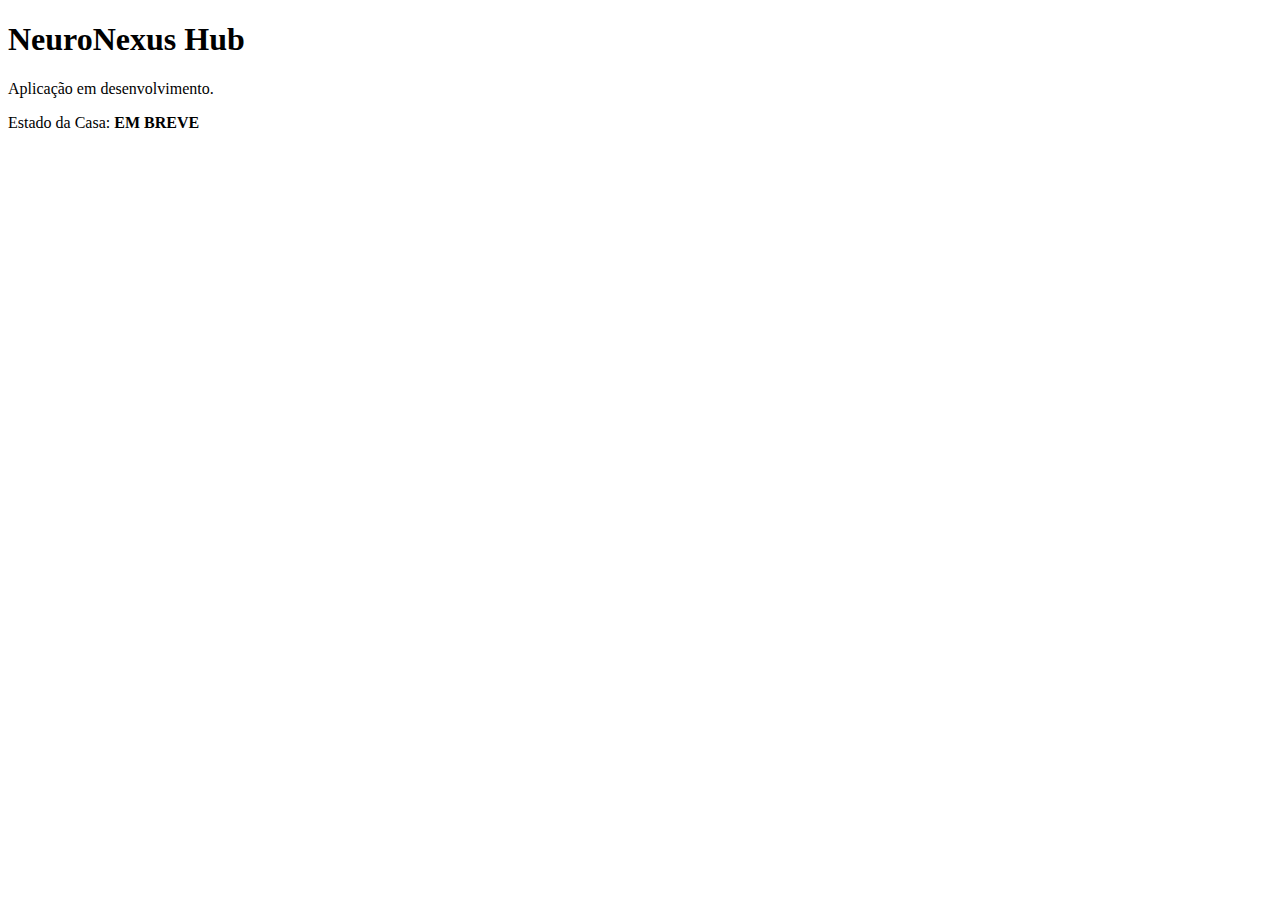
<file: index.html>
<!DOCTYPE html>
<html lang="pt-BR">
<head>
  <meta charset="UTF-8" />
  <title>NeuroNexus</title>
</head>
<body>
  <h1>NeuroNexus Hub</h1>
  <p>Aplicação em desenvolvimento.</p>
  <p>Estado da Casa: <strong>EM BREVE</strong></p>
</body>
</html>
</file>
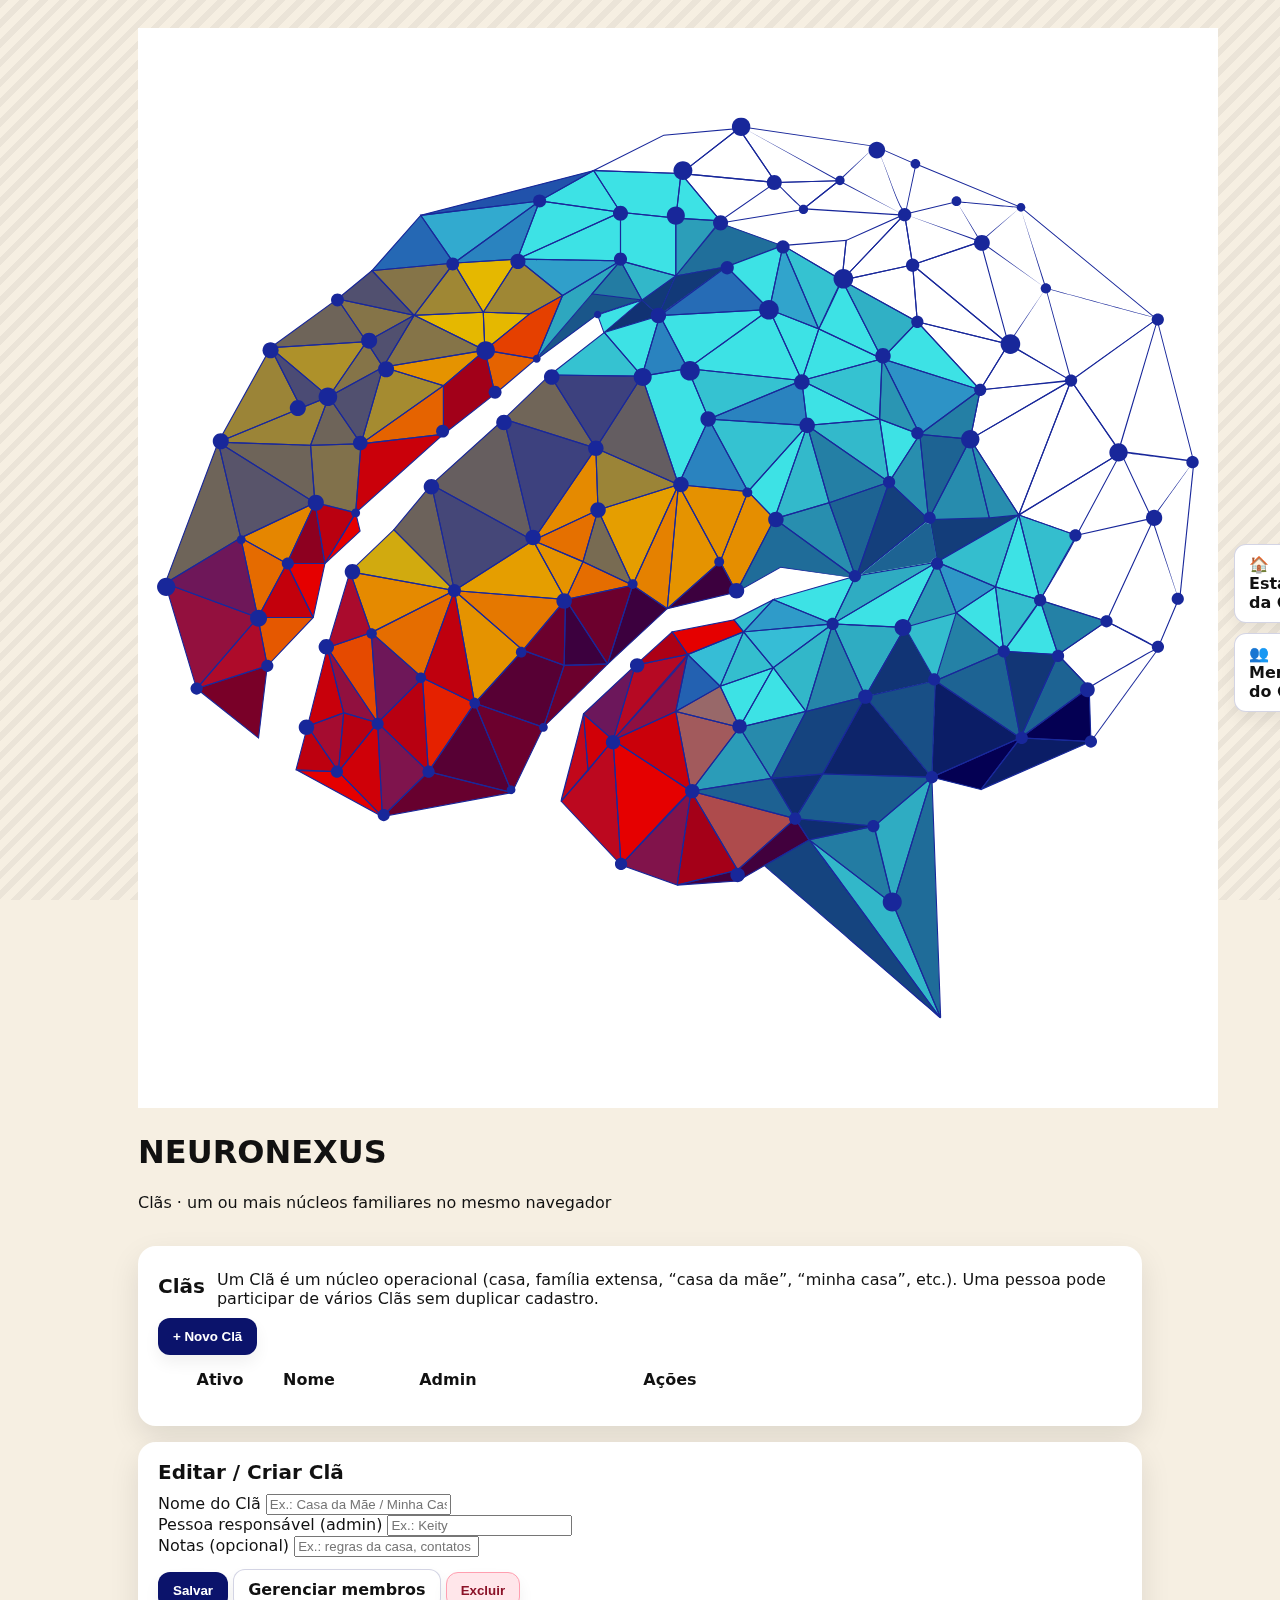
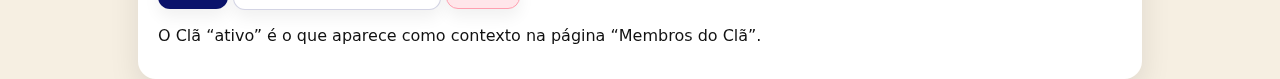
<file: clans/index.html>
<!DOCTYPE html>
<html lang="pt-BR">
<head>
  <meta charset="UTF-8" />
  <meta name="viewport" content="width=device-width, initial-scale=1" />
  <title>Clãs · NeuroNexus</title>

  <link rel="preconnect" href="https://fonts.googleapis.com">
  <link rel="preconnect" href="https://fonts.gstatic.com" crossorigin>
  <link href="https://fonts.googleapis.com/css2?family=Inter:wght@400;600;800&family=Roboto+Slab:wght@700;800&display=swap" rel="stylesheet">

  <link rel="stylesheet" href="../assets/app.css" />
</head>
<body>
  <main class="wrap">
    <header class="header">
      <div class="brandline">
        <div class="logo">
          <img src="../assets/logo.png" alt="Logo NeuroNexus" />
        </div>
        <div class="brandtext">
          <h1>NEURONEXUS</h1>
          <p>Clãs · um ou mais núcleos familiares no mesmo navegador</p>
        </div>
      </div>

      <nav class="nav">
        <a class="btn" href="../index.html">🏠 Estado da Casa</a>
        <a class="btn" href="../profiles/index.html">👥 Membros do Clã</a>
      </nav>
    </header>

    <section class="card">
      <div class="topbar">
        <div class="brand">
          <h2 style="margin:0">Clãs</h2>
          <p style="margin:6px 0 0">
            Um Clã é um núcleo operacional (casa, família extensa, “casa da mãe”, “minha casa”, etc.).
            Uma pessoa pode participar de vários Clãs sem duplicar cadastro.
          </p>
        </div>
      </div>

      <div class="row" style="margin: 10px 0 12px">
        <button class="btn primary" id="new">+ Novo Clã</button>
      </div>

      <table class="table">
        <thead>
          <tr>
            <th style="width:120px">Ativo</th>
            <th>Nome</th>
            <th style="width:220px">Admin</th>
            <th style="width:220px">Ações</th>
          </tr>
        </thead>
        <tbody id="rows"></tbody>
      </table>

      <p class="hint" id="hint"></p>
    </section>

    <section class="card" style="margin-top:16px">
      <h2>Editar / Criar Clã</h2>
      <div class="grid2" style="margin-top:10px">
        <div class="field">
          <label for="name">Nome do Clã</label>
          <input id="name" placeholder="Ex.: Casa da Mãe / Minha Casa / Família Abiáquio" />
        </div>
        <div class="field">
          <label for="admin">Pessoa responsável (admin)</label>
          <input id="admin" placeholder="Ex.: Keity" />
        </div>
        <div class="field" style="grid-column: 1 / -1">
          <label for="notes">Notas (opcional)</label>
          <input id="notes" placeholder="Ex.: regras da casa, contatos úteis, observações gerais..." />
        </div>
      </div>

      <div class="row" style="margin-top:12px">
        <button class="btn primary" id="save">Salvar</button>
        <a class="btn" id="membersLink" href="./members.html">Gerenciar membros</a>
        <button class="btn danger" id="del">Excluir</button>
      </div>

      <p class="hint">O Clã “ativo” é o que aparece como contexto na página “Membros do Clã”.</p>
    </section>
  </main>

  <script type="module">
    import {
      loadClans, upsertClan, deleteClan,
      loadActiveClanId, setActiveClanId
    } from "../assets/app.js";

    const rows = document.getElementById("rows");
    const hint = document.getElementById("hint");

    const name = document.getElementById("name");
    const admin = document.getElementById("admin");
    const notes = document.getElementById("notes");

    const btnNew = document.getElementById("new");
    const btnSave = document.getElementById("save");
    const btnDel = document.getElementById("del");
    const membersLink = document.getElementById("membersLink");

    let currentId = "";

    function escapeHtml(str){
      return String(str || "")
        .replaceAll("&","&amp;")
        .replaceAll("<","&lt;")
        .replaceAll(">","&gt;")
        .replaceAll('"',"&quot;")
        .replaceAll("'","&#039;");
    }

    function loadToForm(id){
      const clans = loadClans();
      const c = clans.find(x => x.id === id) || null;

      currentId = id || "";
      name.value = c?.name || "";
      admin.value = c?.adminName || "";
      notes.value = c?.notes || "";

      // link com query
      membersLink.href = "./members.html?clanId=" + encodeURIComponent(currentId || loadActiveClanId() || "");
    }

    function render(){
      const clans = loadClans();
      const activeId = loadActiveClanId();

      rows.innerHTML = "";

      if (!clans.length){
        rows.innerHTML = `<tr><td colspan="4">Nenhum Clã cadastrado.</td></tr>`;
        hint.textContent = "Crie um Clã para começar. Ex.: “Minha Casa” e “Casa da Mãe”.";
        loadToForm("");
        return;
      }

      clans.sort((a,b)=>{
        const ax = a.id === activeId ? 0 : 1;
        const bx = b.id === activeId ? 0 : 1;
        if (ax !== bx) return ax - bx;
        return String(a.name||"").localeCompare(String(b.name||""), "pt-BR");
      });

      for (const c of clans){
        const isActive = c.id === activeId;
        const tr = document.createElement("tr");
        tr.innerHTML = `
          <td><button class="btn ${isActive ? "primary" : ""}" data-active="${c.id}">${isActive ? "Ativo" : "Definir"}</button></td>
          <td><strong>${escapeHtml(c.name || "Sem nome")}</strong></td>
          <td>${escapeHtml(c.adminName || "—")}</td>
          <td class="row" style="gap:8px">
            <button class="btn" data-edit="${c.id}">Editar</button>
            <a class="btn" href="./members.html?clanId=${encodeURIComponent(c.id)}">Membros</a>
          </td>
        `;
        rows.appendChild(tr);
      }

      rows.querySelectorAll("[data-active]").forEach(b=>{
        b.addEventListener("click", ()=>{
          setActiveClanId(b.getAttribute("data-active"));
          render();
        });
      });

      rows.querySelectorAll("[data-edit]").forEach(b=>{
        b.addEventListener("click", ()=>{
          loadToForm(b.getAttribute("data-edit"));
        });
      });

      hint.textContent = "Tudo fica salvo apenas neste navegador (LocalStorage).";

      // auto-seleciona algo no form
      if (!currentId){
        loadToForm(activeId || clans[0].id);
      }
    }

    btnNew.addEventListener("click", ()=>{
      currentId = "";
      name.value = "";
      admin.value = "";
      notes.value = "";
      membersLink.href = "./members.html";
      name.focus();
    });

    btnSave.addEventListener("click", ()=>{
      const payload = {
        id: currentId || undefined,
        name: name.value.trim(),
        adminName: admin.value.trim(),
        notes: notes.value.trim()
      };
      const saved = upsertClan(payload);

      // se não existe ativo, seta
      const activeId = loadActiveClanId();
      if (!activeId) setActiveClanId(saved.id);

      currentId = saved.id;
      membersLink.href = "./members.html?clanId=" + encodeURIComponent(saved.id);

      alert("Clã salvo.");
      render();
    });

    btnDel.addEventListener("click", ()=>{
      if (!currentId) return alert("Selecione um Clã para excluir.");
      if (!confirm("Excluir este Clã? Isso remove também os vínculos dele (não apaga as pessoas).")) return;
      deleteClan(currentId);
      currentId = "";
      render();
    });

    render();
  </script>
</body>
</html>
</file>
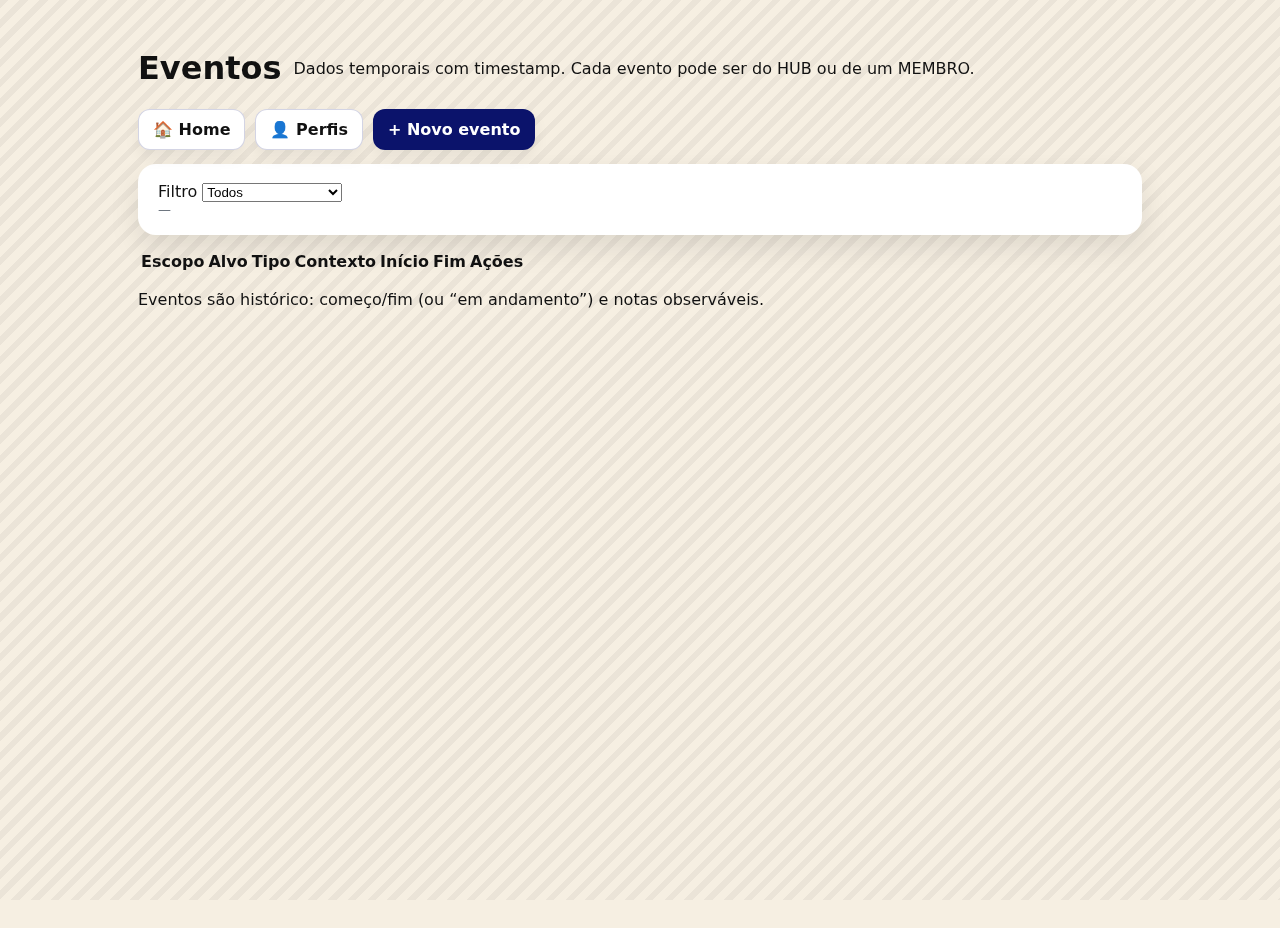
<file: events/index.html>
<!DOCTYPE html>
<html lang="pt-BR">
<head>
  <meta charset="UTF-8" />
  <meta name="viewport" content="width=device-width, initial-scale=1" />
  <title>Eventos · NeuroNexus</title>
  <link rel="stylesheet" href="../assets/app.css" />
</head>
<body>
  <main class="wrap">
    <div class="topbar">
      <div class="brand">
        <h1>Eventos</h1>
        <p>Dados temporais com timestamp. Cada evento pode ser do HUB ou de um MEMBRO.</p>
      </div>
      <nav class="nav">
        <a class="btn" href="../index.html">🏠 Home</a>
        <a class="btn" href="../profiles/index.html">👤 Perfis</a>
        <a class="btn primary" href="./new.html">+ Novo evento</a>
      </nav>
    </div>

    <section class="card row">
      <div class="field" style="flex:1; min-width:240px">
        <label for="filter">Filtro</label>
        <select id="filter">
          <option value="all">Todos</option>
          <option value="hub">Apenas HUB</option>
          <option value="profile">Apenas MEMBROS</option>
        </select>
      </div>
      <div class="small" id="count">—</div>
    </section>

    <table class="table" style="margin-top:12px">
      <thead>
        <tr>
          <th>Escopo</th>
          <th>Alvo</th>
          <th>Tipo</th>
          <th>Contexto</th>
          <th>Início</th>
          <th>Fim</th>
          <th>Ações</th>
        </tr>
      </thead>
      <tbody id="rows"></tbody>
    </table>

    <p class="hint">
      Eventos são histórico: começo/fim (ou “em andamento”) e notas observáveis.
    </p>
  </main>

  <script type="module">
    import { loadHub, loadProfiles, loadEvents, deleteEvent, formatWhen } from "../assets/app.js";

    const rows = document.getElementById("rows");
    const filter = document.getElementById("filter");
    const count = document.getElementById("count");

    function render(){
      const hub = loadHub();
      const profiles = loadProfiles();
      const map = new Map(profiles.map(p => [p.id, p]));
      let events = loadEvents();

      // mais recente primeiro
      events.sort((a,b)=> (b.startedAt || "").localeCompare(a.startedAt || ""));

      const f = filter.value;
      if (f !== "all") events = events.filter(e => e.scope === f);

      rows.innerHTML = "";

      if (!events.length){
        const tr = document.createElement("tr");
        tr.innerHTML = `<td colspan="7">Nenhum evento registrado.</td>`;
        rows.appendChild(tr);
        count.textContent = "0 eventos";
        return;
      }

      for (const e of events){
        const target =
          e.scope === "hub"
            ? (hub.hubName?.trim() || "HUB")
            : (map.get(e.profileId)?.name || "(perfil removido)");

        const tr = document.createElement("tr");
        tr.innerHTML = `
          <td>${e.scope === "hub" ? "HUB" : "MEMBRO"}</td>
          <td>${escapeHtml(target)}</td>
          <td>${escapeHtml(e.type || "")}</td>
          <td>${escapeHtml(e.context || "")}</td>
          <td>${escapeHtml(formatWhen(e.startedAt))}</td>
          <td>${e.endedAt ? escapeHtml(formatWhen(e.endedAt)) : "—"}</td>
          <td><button class="btn danger" data-del="${e.id}">Remover</button></td>
        `;
        rows.appendChild(tr);
      }

      rows.querySelectorAll("[data-del]").forEach(btn=>{
        btn.addEventListener("click", ()=>{
          const ok = confirm("Remover este evento?");
          if (!ok) return;
          deleteEvent(btn.getAttribute("data-del"));
          render();
        });
      });

      count.textContent = `${events.length} evento(s)`;
    }

    function escapeHtml(str){
      return String(str)
        .replaceAll("&","&amp;")
        .replaceAll("<","&lt;")
        .replaceAll(">","&gt;")
        .replaceAll('"',"&quot;")
        .replaceAll("'","&#039;");
    }

    filter.addEventListener("change", render);
    render();
  </script>
</body>
</html>
</file>
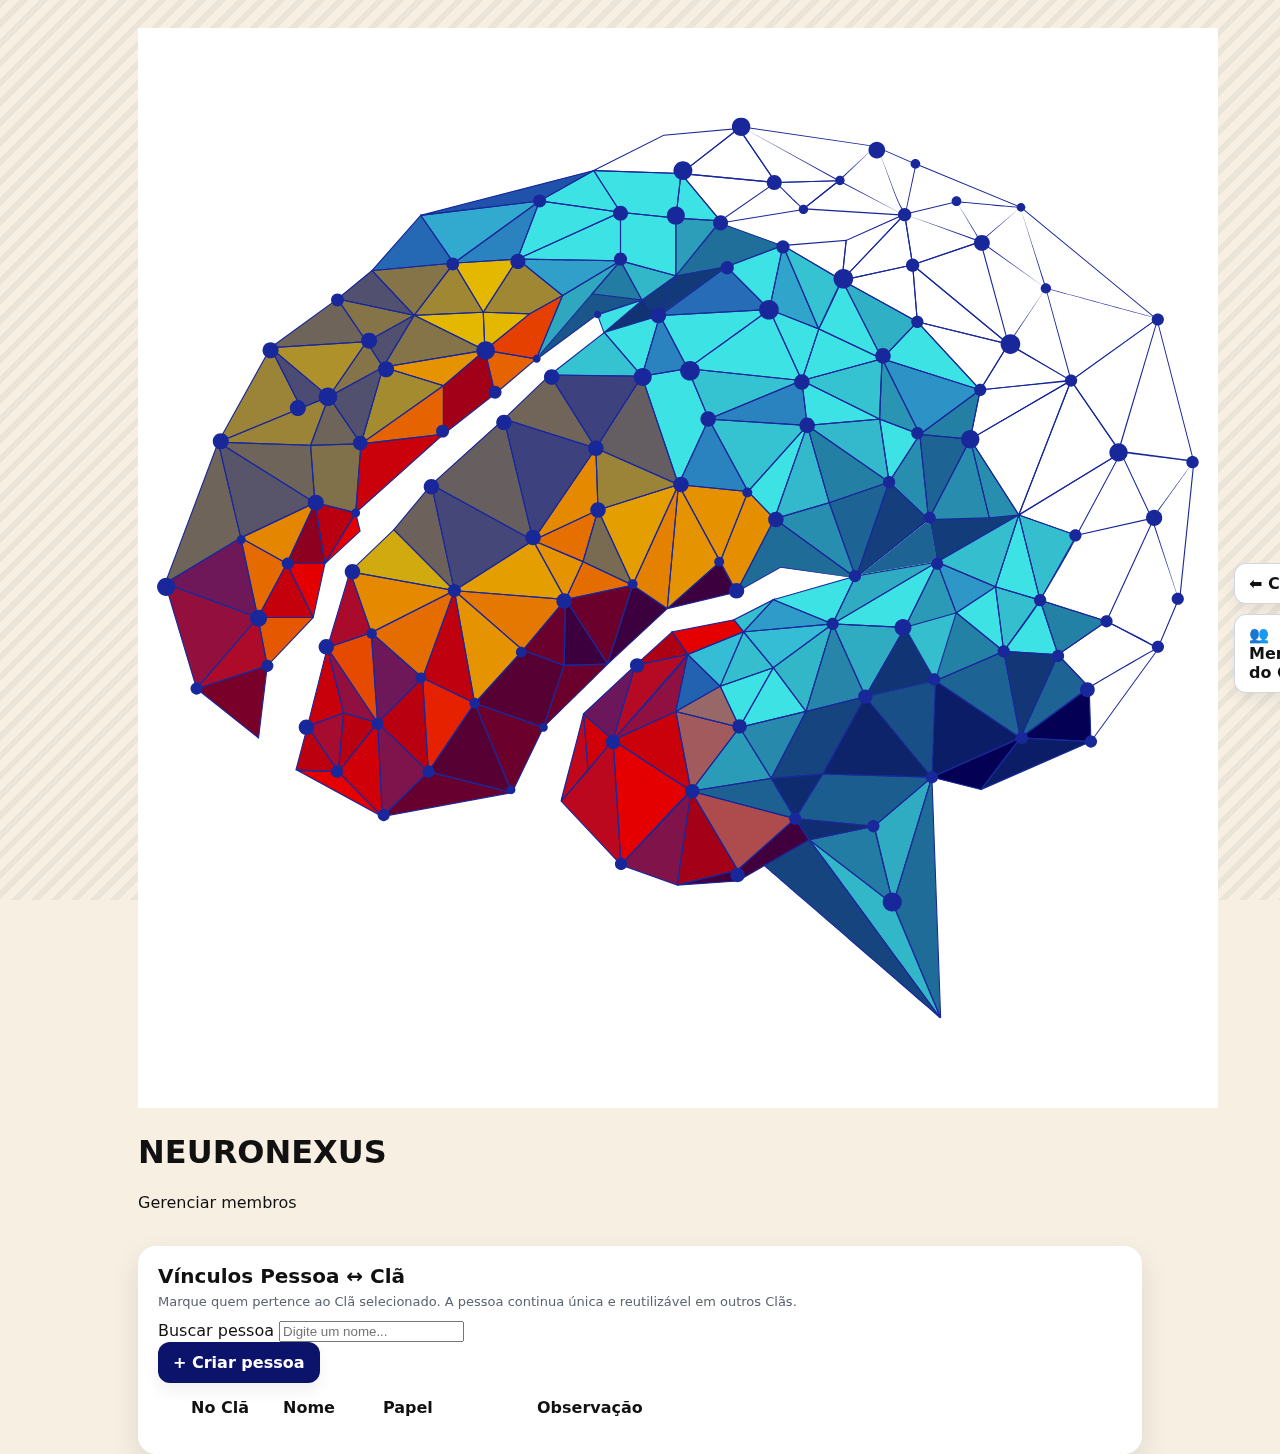
<file: clans/members.html>
<!DOCTYPE html>
<html lang="pt-BR">
<head>
  <meta charset="UTF-8" />
  <meta name="viewport" content="width=device-width, initial-scale=1" />
  <title>Membros do Clã · NeuroNexus</title>

  <link rel="preconnect" href="https://fonts.googleapis.com">
  <link rel="preconnect" href="https://fonts.gstatic.com" crossorigin>
  <link href="https://fonts.googleapis.com/css2?family=Inter:wght@400;600;800&family=Roboto+Slab:wght@700;800&display=swap" rel="stylesheet">

  <link rel="stylesheet" href="../assets/app.css" />
</head>
<body>
  <main class="wrap">
    <header class="header">
      <div class="brandline">
        <div class="logo">
          <img src="../assets/logo.png" alt="Logo NeuroNexus" />
        </div>
        <div class="brandtext">
          <h1>NEURONEXUS</h1>
          <p id="subtitle">Gerenciar membros</p>
        </div>
      </div>

      <nav class="nav">
        <a class="btn" href="./index.html">⬅ Clãs</a>
        <a class="btn" href="../profiles/index.html">👥 Membros do Clã</a>
      </nav>
    </header>

    <section class="card">
      <h2 style="margin:0">Vínculos Pessoa ↔ Clã</h2>
      <p class="small" style="margin:6px 0 0">
        Marque quem pertence ao Clã selecionado. A pessoa continua única e reutilizável em outros Clãs.
      </p>

      <div class="row" style="margin-top:12px">
        <div class="field" style="flex:1; min-width:260px">
          <label for="search">Buscar pessoa</label>
          <input id="search" placeholder="Digite um nome..." />
        </div>
        <a class="btn primary" href="../profiles/edit.html">+ Criar pessoa</a>
      </div>

      <table class="table" style="margin-top:12px">
        <thead>
          <tr>
            <th style="width:120px">No Clã</th>
            <th>Nome</th>
            <th style="width:140px">Papel</th>
            <th style="width:220px">Observação</th>
          </tr>
        </thead>
        <tbody id="rows"></tbody>
      </table>

      <p class="hint" id="hint"></p>
    </section>
  </main>

  <script type="module">
    import {
      loadClans, loadActiveClanId, setActiveClanId,
      loadPersons,
      isMember, addMembership, removeMembership
    } from "../assets/app.js";

    const subtitle = document.getElementById("subtitle");
    const rows = document.getElementById("rows");
    const hint = document.getElementById("hint");
    const search = document.getElementById("search");

    const params = new URLSearchParams(location.search);
    let clanId = params.get("clanId") || loadActiveClanId();

    function escapeHtml(str){
      return String(str || "")
        .replaceAll("&","&amp;")
        .replaceAll("<","&lt;")
        .replaceAll(">","&gt;")
        .replaceAll('"',"&quot;")
        .replaceAll("'","&#039;");
    }

    function resolveClan(){
      const clans = loadClans();
      if (!clans.length){
        subtitle.textContent = "Nenhum Clã criado ainda.";
        hint.textContent = "Crie um Clã primeiro.";
        return null;
      }
      if (!clanId) clanId = loadActiveClanId() || clans[0].id;
      const c = clans.find(x => x.id === clanId) || clans[0];
      clanId = c.id;
      setActiveClanId(clanId);
      subtitle.textContent = `Clã: ${c.name || "Sem nome"}`;
      return c;
    }

    function render(){
      const c = resolveClan();
      if (!c) return;

      const q = (search.value || "").trim().toLowerCase();
      let persons = loadPersons();
      persons.sort((a,b)=> String(a.name||"").localeCompare(String(b.name||""), "pt-BR"));

      if (q){
        persons = persons.filter(p => String(p.name||"").toLowerCase().includes(q));
      }

      rows.innerHTML = "";

      if (!persons.length){
        rows.innerHTML = `<tr><td colspan="4">Nenhuma pessoa encontrada.</td></tr>`;
        hint.textContent = "Crie uma pessoa e depois vincule ao Clã.";
        return;
      }

      for (const p of persons){
        const member = isMember(clanId, p.id);
        const tr = document.createElement("tr");
        tr.innerHTML = `
          <td>
            <button class="btn ${member ? "primary" : ""}" data-toggle="${p.id}">
              ${member ? "No Clã" : "Adicionar"}
            </button>
          </td>
          <td><strong>${escapeHtml(p.name || "Sem nome")}</strong></td>
          <td>${escapeHtml(p.role || "—")}</td>
          <td>${escapeHtml((p.notes || "").slice(0,80) || "—")}</td>
        `;
        rows.appendChild(tr);
      }

      rows.querySelectorAll("[data-toggle]").forEach(btn=>{
        btn.addEventListener("click", ()=>{
          const personId = btn.getAttribute("data-toggle");
          const member = isMember(clanId, personId);
          if (member) removeMembership(clanId, personId);
          else addMembership(clanId, personId);
          render();
        });
      });

      hint.textContent = "O cadastro da pessoa é único. Aqui você só controla participação no Clã.";
    }

    search.addEventListener("input", render);
    render();
  </script>
</body>
</html>
</file>
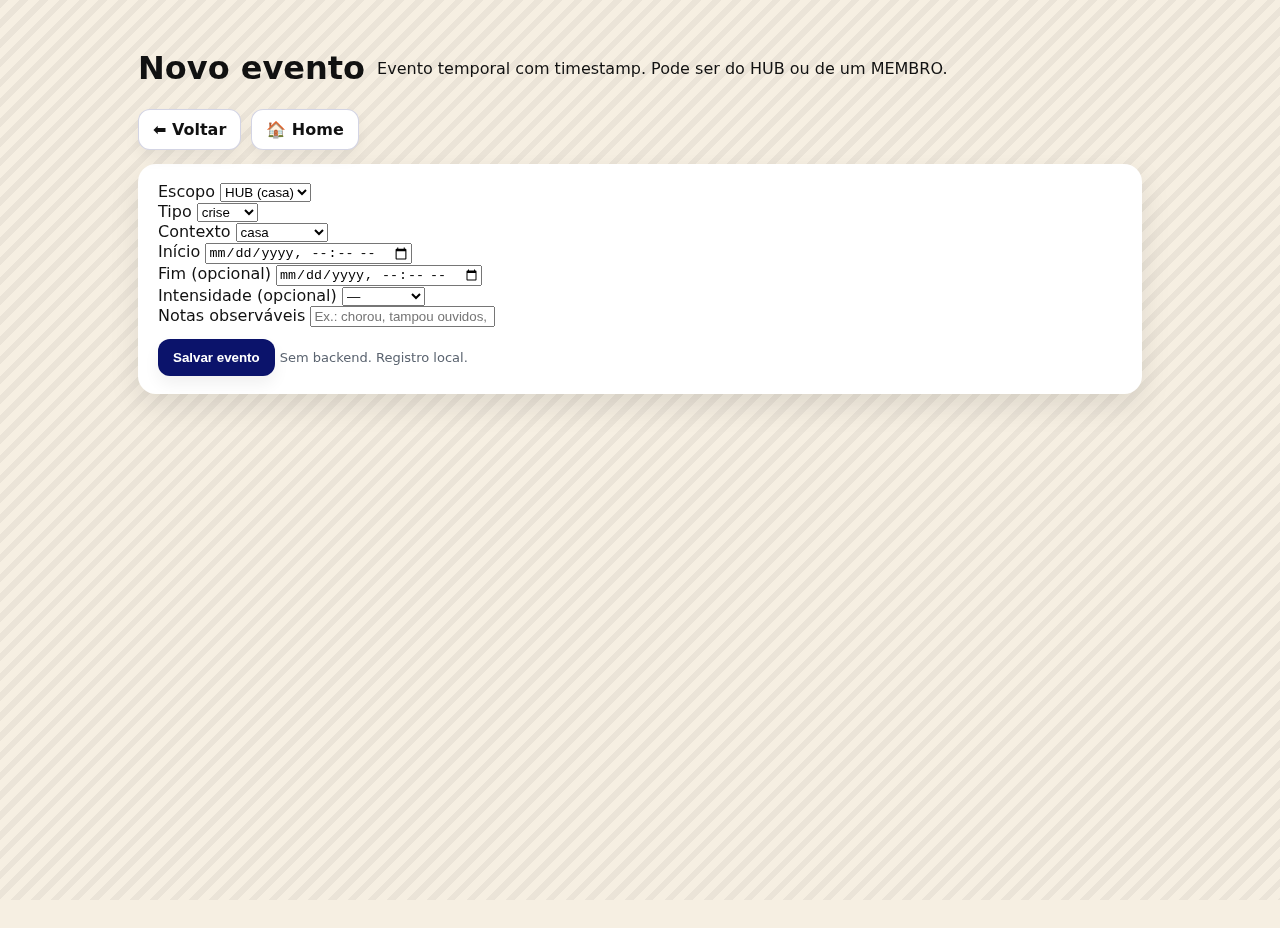
<file: events/new.html>
<!DOCTYPE html>
<html lang="pt-BR">
<head>
  <meta charset="UTF-8" />
  <meta name="viewport" content="width=device-width, initial-scale=1" />
  <title>Novo evento · NeuroNexus</title>
  <link rel="stylesheet" href="../assets/app.css" />
</head>
<body>
  <main class="wrap">
    <div class="topbar">
      <div class="brand">
        <h1>Novo evento</h1>
        <p>Evento temporal com timestamp. Pode ser do HUB ou de um MEMBRO.</p>
      </div>
      <nav class="nav">
        <a class="btn" href="./index.html">⬅ Voltar</a>
        <a class="btn" href="../index.html">🏠 Home</a>
      </nav>
    </div>

    <section class="card">
      <div class="grid2">
        <div class="field">
          <label for="scope">Escopo</label>
          <select id="scope">
            <option value="hub">HUB (casa)</option>
            <option value="profile">MEMBRO</option>
          </select>
        </div>

        <div class="field" id="profileField" style="display:none">
          <label for="profileId">Membro</label>
          <select id="profileId"></select>
        </div>

        <div class="field">
          <label for="type">Tipo</label>
          <select id="type">
            <option value="crise">crise</option>
            <option value="sono">sono</option>
            <option value="escola">escola</option>
            <option value="saude">saúde</option>
            <option value="rotina">rotina</option>
            <option value="outro">outro</option>
          </select>
        </div>

        <div class="field">
          <label for="context">Contexto</label>
          <select id="context">
            <option value="casa">casa</option>
            <option value="escola">escola</option>
            <option value="saude">saúde</option>
            <option value="emergencia">emergência</option>
          </select>
        </div>

        <div class="field">
          <label for="startedAt">Início</label>
          <input id="startedAt" type="datetime-local" />
        </div>

        <div class="field">
          <label for="endedAt">Fim (opcional)</label>
          <input id="endedAt" type="datetime-local" />
        </div>

        <div class="field">
          <label for="severity">Intensidade (opcional)</label>
          <select id="severity">
            <option value="">—</option>
            <option value="leve">leve</option>
            <option value="moderado">moderado</option>
            <option value="intenso">intenso</option>
          </select>
        </div>

        <div class="field">
          <label for="notes">Notas observáveis</label>
          <input id="notes" placeholder="Ex.: chorou, tampou ouvidos, pediu silêncio..." />
        </div>
      </div>

      <div class="row" style="margin-top:12px">
        <button class="btn primary" id="save">Salvar evento</button>
        <span class="small">Sem backend. Registro local.</span>
      </div>
    </section>
  </main>

  <script type="module">
    import { loadProfiles, loadActiveProfileId, addEvent } from "../assets/app.js";

    const scope = document.getElementById("scope");
    const profileField = document.getElementById("profileField");
    const profileId = document.getElementById("profileId");

    const startedAt = document.getElementById("startedAt");
    const endedAt = document.getElementById("endedAt");

    // preencher membros
    const profiles = loadProfiles();
    const active = loadActiveProfileId();
    profileId.innerHTML = profiles.map(p =>
      `<option value="${p.id}" ${p.id === active ? "selected" : ""}>${escapeHtml(p.name || "(sem nome)")}</option>`
    ).join("");

    function toLocalInputValue(date){
      const pad = (n) => String(n).padStart(2,"0");
      const d = date;
      return `${d.getFullYear()}-${pad(d.getMonth()+1)}-${pad(d.getDate())}T${pad(d.getHours())}:${pad(d.getMinutes())}`;
    }

    // defaults
    startedAt.value = toLocalInputValue(new Date());

    function syncScopeUI(){
      const isProfile = scope.value === "profile";
      profileField.style.display = isProfile ? "block" : "none";
    }
    scope.addEventListener("change", syncScopeUI);
    syncScopeUI();

    document.getElementById("save").addEventListener("click", ()=>{
      const ev = {
        scope: scope.value,
        profileId: scope.value === "profile" ? (profileId.value || "") : "",
        type: document.getElementById("type").value,
        context: document.getElementById("context").value,
        startedAt: startedAt.value ? new Date(startedAt.value).toISOString() : new Date().toISOString(),
        endedAt: endedAt.value ? new Date(endedAt.value).toISOString() : "",
        severity: document.getElementById("severity").value,
        notes: document.getElementById("notes").value.trim()
      };

      if (ev.scope === "profile" && !ev.profileId){
        alert("Selecione um membro.");
        return;
      }

      addEvent(ev);
      alert("Evento salvo.");
      location.href = "./index.html";
    });

    function escapeHtml(str){
      return String(str)
        .replaceAll("&","&amp;")
        .replaceAll("<","&lt;")
        .replaceAll(">","&gt;")
        .replaceAll('"',"&quot;")
        .replaceAll("'","&#039;");
    }
  </script>
</body>
</html>
</file>
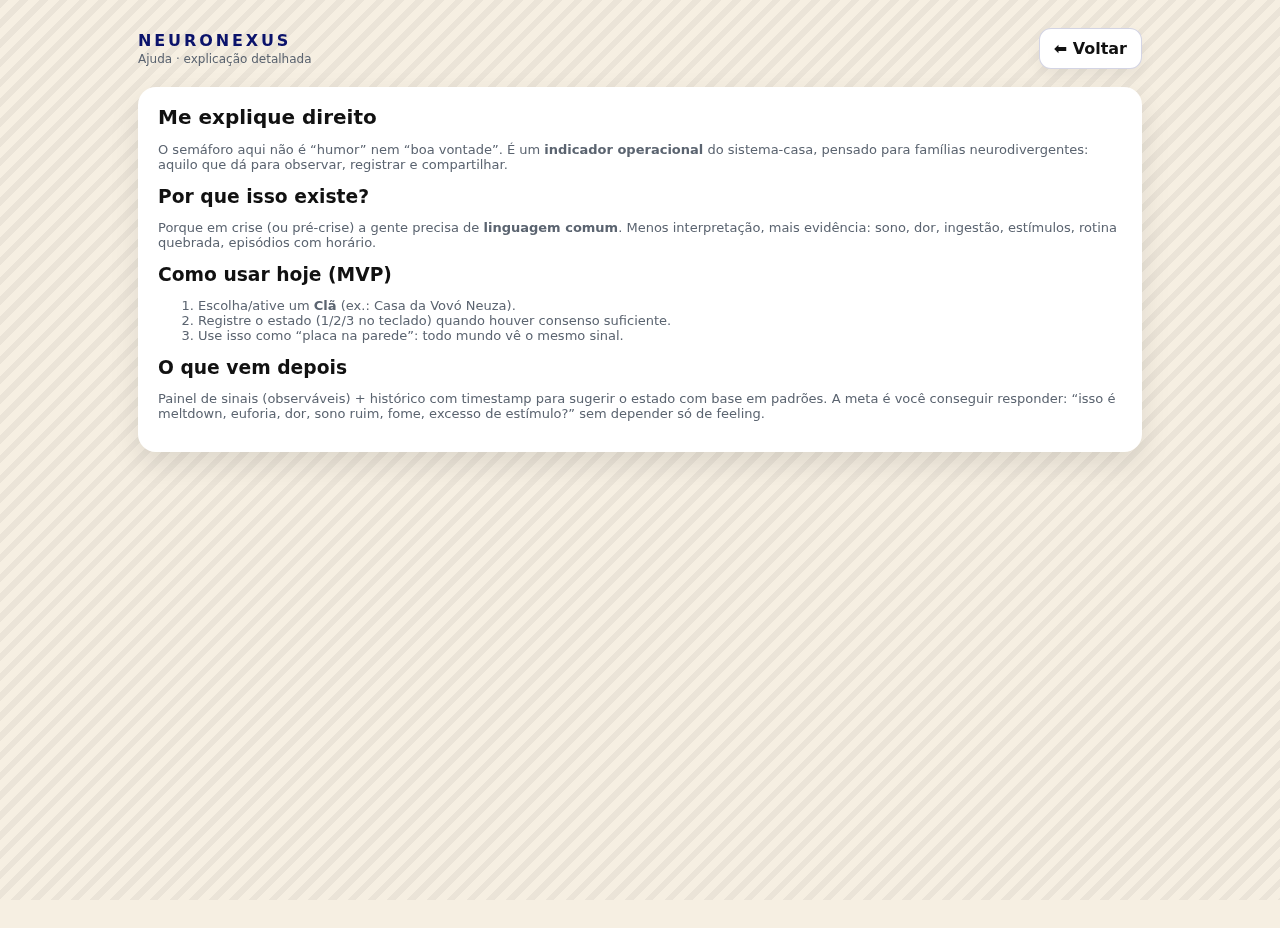
<file: help/explicar.html>
<!doctype html>
<html lang="pt-br">
<head>
  <meta charset="utf-8" />
  <meta name="viewport" content="width=device-width,initial-scale=1" />
  <title>NeuroNexus — Explicação</title>
  <link rel="stylesheet" href="../assets/app.css" />
</head>
<body data-state="NONE">
  <div class="wrap">
    <header class="header">
      <div class="brand">
        <div>
          <div class="title">NEURONEXUS</div>
          <div class="subtitle">Ajuda · explicação detalhada</div>
        </div>
      </div>
      <nav class="nav">
        <a class="btn" href="../index.html">⬅ Voltar</a>
      </nav>
    </header>

    <section class="card">
      <h2>Me explique direito</h2>
      <p class="small">
        O semáforo aqui não é “humor” nem “boa vontade”.
        É um <b>indicador operacional</b> do sistema-casa, pensado para famílias neurodivergentes:
        aquilo que dá para observar, registrar e compartilhar.
      </p>

      <h3 style="margin:14px 0 6px">Por que isso existe?</h3>
      <p class="small">
        Porque em crise (ou pré-crise) a gente precisa de <b>linguagem comum</b>.
        Menos interpretação, mais evidência: sono, dor, ingestão, estímulos, rotina quebrada, episódios com horário.
      </p>

      <h3 style="margin:14px 0 6px">Como usar hoje (MVP)</h3>
      <ol class="small">
        <li>Escolha/ative um <b>Clã</b> (ex.: Casa da Vovó Neuza).</li>
        <li>Registre o estado (1/2/3 no teclado) quando houver consenso suficiente.</li>
        <li>Use isso como “placa na parede”: todo mundo vê o mesmo sinal.</li>
      </ol>

      <h3 style="margin:14px 0 6px">O que vem depois</h3>
      <p class="small">
        Painel de sinais (observáveis) + histórico com timestamp para sugerir o estado com base em padrões.
        A meta é você conseguir responder: “isso é meltdown, euforia, dor, sono ruim, fome, excesso de estímulo?”
        sem depender só de feeling.
      </p>
    </section>
  </div>
</body>
</html>
</file>
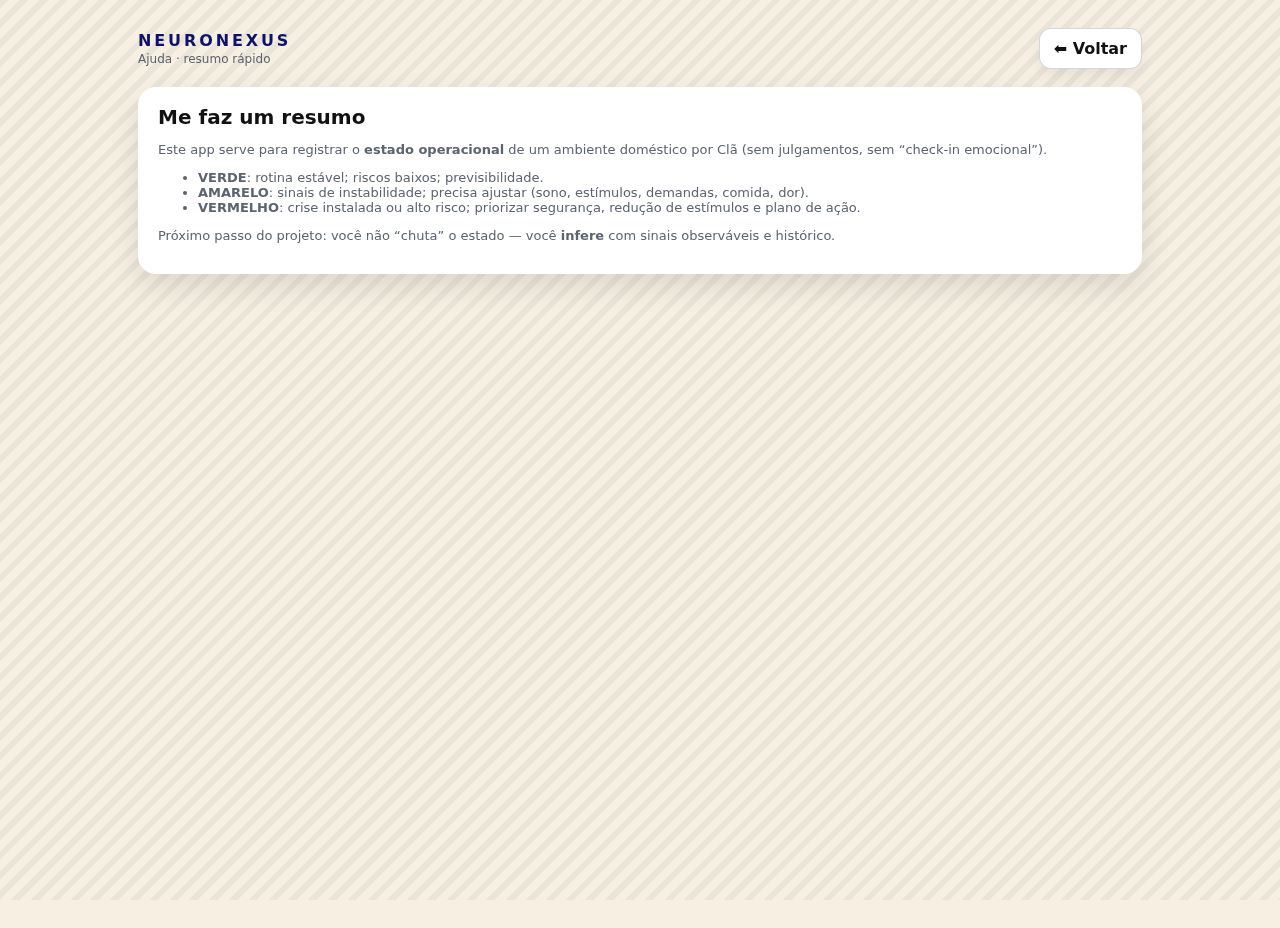
<file: help/resumo.html>
<!doctype html>
<html lang="pt-br">
<head>
  <meta charset="utf-8" />
  <meta name="viewport" content="width=device-width,initial-scale=1" />
  <title>NeuroNexus — Resumo</title>
  <link rel="stylesheet" href="../assets/app.css" />
</head>
<body data-state="NONE">
  <div class="wrap">
    <header class="header">
      <div class="brand">
        <div>
          <div class="title">NEURONEXUS</div>
          <div class="subtitle">Ajuda · resumo rápido</div>
        </div>
      </div>
      <nav class="nav">
        <a class="btn" href="../index.html">⬅ Voltar</a>
      </nav>
    </header>

    <section class="card">
      <h2>Me faz um resumo</h2>
      <p class="small">
        Este app serve para registrar o <b>estado operacional</b> de um ambiente doméstico por Clã
        (sem julgamentos, sem “check-in emocional”).
      </p>
      <ul class="small">
        <li><b>VERDE</b>: rotina estável; riscos baixos; previsibilidade.</li>
        <li><b>AMARELO</b>: sinais de instabilidade; precisa ajustar (sono, estímulos, demandas, comida, dor).</li>
        <li><b>VERMELHO</b>: crise instalada ou alto risco; priorizar segurança, redução de estímulos e plano de ação.</li>
      </ul>
      <p class="small">
        Próximo passo do projeto: você não “chuta” o estado — você <b>infere</b> com sinais observáveis e histórico.
      </p>
    </section>
  </div>
</body>
</html>
</file>
<file: assets/app.css>
:root{
  --ink:#0b136b;
  --bg:#f6efe2;
  --card:#ffffff;
  --muted:#5b6470;

  --shadow: 0 12px 30px rgba(0,0,0,.10);
  --radius: 18px;

  /* Estado (default) */
  --stateName: "—";
  --stateColor:#c8c8c8;
  --stateBg:#f6efe2;
  --statePattern: repeating-linear-gradient(
      135deg,
      rgba(0,0,0,.12) 0px,
      rgba(0,0,0,.12) 6px,
      rgba(0,0,0,0) 6px,
      rgba(0,0,0,0) 14px
  );
}

*{ box-sizing:border-box; }
html,body{ height:100%; }
body{
  margin:0;
  font-family: system-ui, -apple-system, Segoe UI, Roboto, Arial, sans-serif;
  color:#111;
  background: var(--stateBg);
  overflow-x:hidden;
}

/* Fundo com estampa: NÃO pode capturar cliques */
body::before{
  content:"";
  position: fixed;
  inset: 0;
  background-image: var(--statePattern);
  opacity: .35;
  pointer-events: none;           /* <- ESSENCIAL */
  z-index: 0;
}

.wrap{
  max-width: 1040px;
  margin: 28px auto 60px;
  padding: 0 18px;
  position: relative;
  z-index: 1; /* acima do fundo */
}

/* Header */
.header{
  display:flex;
  align-items:center;
  justify-content:space-between;
  gap:16px;
  margin-bottom: 18px;
}
.brand{
  display:flex;
  align-items:center;
  gap:12px;
}
.brand img{
  width:44px;
  height:44px;
  border-radius: 10px;
  box-shadow: 0 6px 14px rgba(0,0,0,.12);
}
.brand .title{
  font-weight: 900;
  letter-spacing: .18em;
  color: var(--ink);
}
.brand .subtitle{
  font-size: 12px;
  color: var(--muted);
  margin-top: 2px;
}

.nav{
  display:flex;
  gap:10px;
  flex-wrap:wrap;
}
.btn{
  border:1px solid rgba(11,19,107,.18);
  background: #fff;
  color: #111;
  padding: 10px 14px;
  border-radius: 12px;
  cursor: pointer;
  font-weight: 600;
  text-decoration:none;
  display:inline-flex;
  align-items:center;
  gap:8px;
  box-shadow: 0 8px 16px rgba(0,0,0,.06);
}
.btn:hover{ transform: translateY(-1px); }
.btn:active{ transform: translateY(0px); }

.btn.primary{
  background: var(--ink);
  color: #fff;
  border-color: rgba(11,19,107,.25);
}
.btn.danger{
  background: #ffe6ea;
  border-color:#ff9fb0;
  color:#8b1228;
}

/* Cards */
.card{
  background: var(--card);
  border-radius: var(--radius);
  box-shadow: var(--shadow);
  padding: 18px 20px;
  margin: 14px 0;
}
.card h2{
  margin: 0 0 8px;
  font-size: 20px;
}
.small{
  font-size: 13px;
  color: var(--muted);
}

/* Estado */
.stateRow{
  display:flex;
  align-items:center;
  justify-content:space-between;
  gap:14px;
  border:1px solid rgba(0,0,0,.08);
  border-radius: 14px;
  padding: 10px 12px;
  margin: 12px 0 10px;
  background: rgba(255,255,255,.65);
}
.stateLeft{
  display:flex;
  align-items:center;
  gap:10px;
  min-width: 220px;
}
.dot{
  width: 12px;
  height: 12px;
  border-radius: 99px;
  background: var(--stateColor);
  box-shadow: inset 0 0 0 2px rgba(255,255,255,.75);
}
.stamp{
  width: 40px;
  height: 18px;
  border-radius: 6px;
  border: 1px solid rgba(0,0,0,.18);
  background-image: var(--statePattern);
  opacity: .9;
}
.stateText{
  font-weight: 800;
  letter-spacing: .02em;
}
.stateMeta{
  text-align:right;
  font-size: 13px;
  color: var(--muted);
}
.actions{
  display:flex;
  gap:10px;
  flex-wrap:wrap;
  margin-top: 10px;
}

.gridHelp{
  display:flex;
  gap:12px;
  justify-content:flex-start;
  flex-wrap:wrap;
}

/* Acessibilidade / responsivo */
@media (max-width: 720px){
  .stateRow{ flex-direction: column; align-items:flex-start; }
  .stateMeta{ text-align:left; }
}

/* Mapeamento por estado */
body[data-state="GREEN"]{
  --stateName:"VERDE";
  --stateColor:#58b04b;
  --stateBg:#eaf6ea;
  --statePattern: radial-gradient(rgba(0,0,0,.18) 1px, transparent 1px);
  background-size: 10px 10px;
}
body[data-state="YELLOW"]{
  --stateName:"AMARELO";
  --stateColor:#f0b400;
  --stateBg:#fbf4df;
  --statePattern: repeating-linear-gradient(
    135deg,
    rgba(0,0,0,.14) 0px,
    rgba(0,0,0,.14) 5px,
    rgba(0,0,0,0) 5px,
    rgba(0,0,0,0) 12px
  );
}
body[data-state="RED"]{
  --stateName:"VERMELHO";
  --stateColor:#e04545;
  --stateBg:#fde9ea;
  --statePattern: repeating-linear-gradient(
    45deg,
    rgba(0,0,0,.16) 0px,
    rgba(0,0,0,.16) 3px,
    rgba(0,0,0,0) 3px,
    rgba(0,0,0,0) 8px
  );
}
body[data-state="NONE"]{
  --stateName:"—";
  --stateColor:#c8c8c8;
  --stateBg:#f6efe2;
  --statePattern: repeating-linear-gradient(
      135deg,
      rgba(0,0,0,.12) 0px,
      rgba(0,0,0,.12) 6px,
      rgba(0,0,0,0) 6px,
      rgba(0,0,0,0) 14px
  );
}
/* ===== PROFILES: desktop = tabela | mobile = cartões ===== */

.profilesTableWrap { width: 100%; }

/* cards ficam escondidos no desktop */
.profilesCards{
  display:none;
  margin-top:12px;
  gap:12px;
}

.profileCard{
  background:#fff;
  border:1px solid rgba(0,0,0,.08);
  border-radius:16px;
  padding:14px;
  box-shadow:0 10px 24px rgba(0,0,0,.08);
}

.profileCardTitle{
  font-weight:800;
  font-size:18px;
  line-height:1.1;
}

.profileCardMeta{
  margin-top:10px;
  display:flex;
  flex-wrap:wrap;
  gap:8px;
}

.chip{
  display:inline-flex;
  align-items:center;
  gap:6px;
  padding:6px 10px;
  border-radius:999px;
  background:rgba(0,0,0,.06);
  font-size:13px;
}

.profileCardActions{
  margin-top:12px;
  display:flex;
  gap:10px;
}

/* Mobile retrato: esconde tabela e mostra cards */
@media (max-width: 720px){
  .profilesTableWrap{ display:none; }
  .profilesCards{ display:grid; }
}

/* opcional: uma dica amigável quando não tem nada */
.emptyHint{
  padding:12px 14px;
  border-radius:12px;
  background:rgba(0,0,0,.04);
}
</file>
